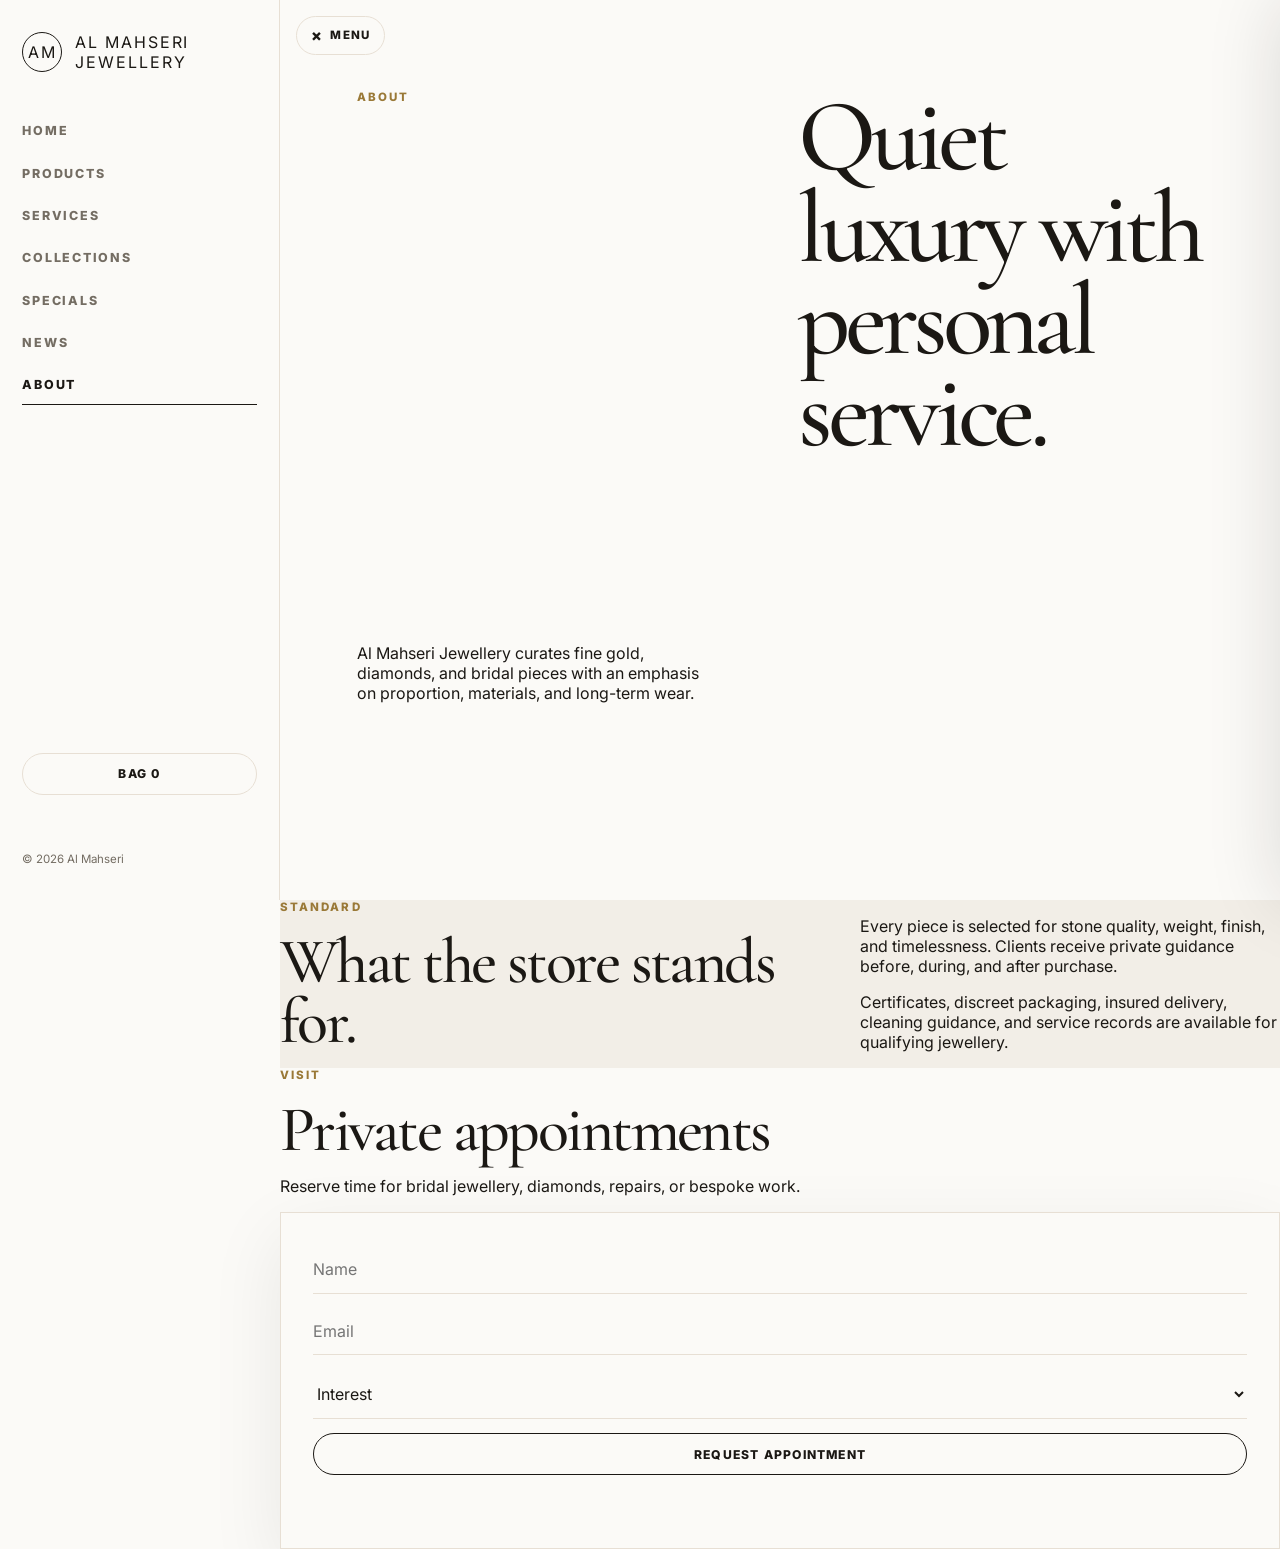
<file: about.html>
<!DOCTYPE html>
<html lang="en">
  <head>
    <meta charset="UTF-8" />
    <meta name="viewport" content="width=device-width, initial-scale=1.0" />
    <meta
      name="description"
      content="About Al Mahseri Jewellery, a minimalist luxury fine jewellery store."
    />
    <title>About | Al Mahseri Jewellery</title>
    <link rel="preconnect" href="https://fonts.googleapis.com" />
    <link rel="preconnect" href="https://fonts.gstatic.com" crossorigin />
    <link
      href="https://fonts.googleapis.com/css2?family=Cormorant+Garamond:wght@500;600&family=Inter:wght@400;500;600;700&display=swap"
      rel="stylesheet"
    />
    <link rel="stylesheet" href="styles.css" />
  </head>
  <body class="has-collapsible-panel">
    <aside class="side-panel home-panel" id="site-navigation" aria-label="Main navigation" data-left-panel="true">
      <a class="brand" href="index.html" aria-label="Al Mahseri Jewellery home">
        <span class="brand-mark">AM</span>
        <span>Al Mahseri Jewellery</span>
      </a>
      <button
        class="panel-toggle"
        type="button"
        aria-controls="site-navigation"
        aria-expanded="true"
        data-panel-toggle="true"
      >
        Menu
      </button>
      <nav class="side-nav">
        <a href="index.html">Home</a>
        <a href="products.html">Products</a>
        <a href="services.html">Services</a>
        <a href="collections.html">Collections</a>
        <a href="specials.html">Specials</a>
        <a href="news.html">News</a>
        <a class="active" href="about.html">About</a>
      </nav>
      <button class="bag-button" type="button" aria-controls="cart-drawer" aria-expanded="false" data-cart-open>
        Bag <span data-cart-count>0</span>
      </button>
      <small class="side-foot">&copy; <span data-year></span> Al Mahseri</small>
    </aside>

    <main class="page-shell home-layout">
      <section class="page-hero">
        <p class="eyebrow">About</p>
        <h1>Quiet luxury with personal service.</h1>
        <p>
          Al Mahseri Jewellery curates fine gold, diamonds, and bridal pieces with an
          emphasis on proportion, materials, and long-term wear.
        </p>
      </section>

      <section class="split-section">
        <div>
          <p class="eyebrow">Standard</p>
          <h2>What the store stands for.</h2>
        </div>
        <div class="text-stack">
          <p>
            Every piece is selected for stone quality, weight, finish, and timelessness.
            Clients receive private guidance before, during, and after purchase.
          </p>
          <p>
            Certificates, discreet packaging, insured delivery, cleaning guidance, and
            service records are available for qualifying jewellery.
          </p>
        </div>
      </section>

      <section class="visit-card">
        <div>
          <p class="eyebrow">Visit</p>
          <h2>Private appointments</h2>
          <p>Reserve time for bridal jewellery, diamonds, repairs, or bespoke work.</p>
        </div>
        <form class="appointment-form" data-appointment-form>
          <input type="text" name="name" placeholder="Name" required />
          <input type="email" name="email" placeholder="Email" required />
          <select name="interest" required>
            <option value="">Interest</option>
            <option>Diamond jewellery</option>
            <option>Gold jewellery</option>
            <option>Services and repairs</option>
            <option>Bespoke commission</option>
          </select>
          <button class="primary-button" type="submit">Request appointment</button>
          <p class="form-note" data-appointment-message></p>
        </form>
      </section>
    </main>

    <div class="cart-overlay" data-cart-close></div>
    <aside class="cart-drawer" id="cart-drawer" aria-label="Shopping bag" aria-hidden="true" data-cart-drawer>
      <div class="cart-header">
        <h2>Bag</h2>
        <button type="button" aria-label="Close bag" data-cart-close>&times;</button>
      </div>
      <div class="cart-items" data-cart-items></div>
      <div class="cart-footer">
        <div class="cart-total">
          <span>Subtotal</span>
          <strong data-cart-total>0 JOD</strong>
        </div>
        <button class="primary-button" type="button" data-checkout>Checkout enquiry</button>
        <p class="form-note" data-checkout-note></p>
      </div>
    </aside>

    <script src="script.js"></script>
  </body>
</html>
</file>
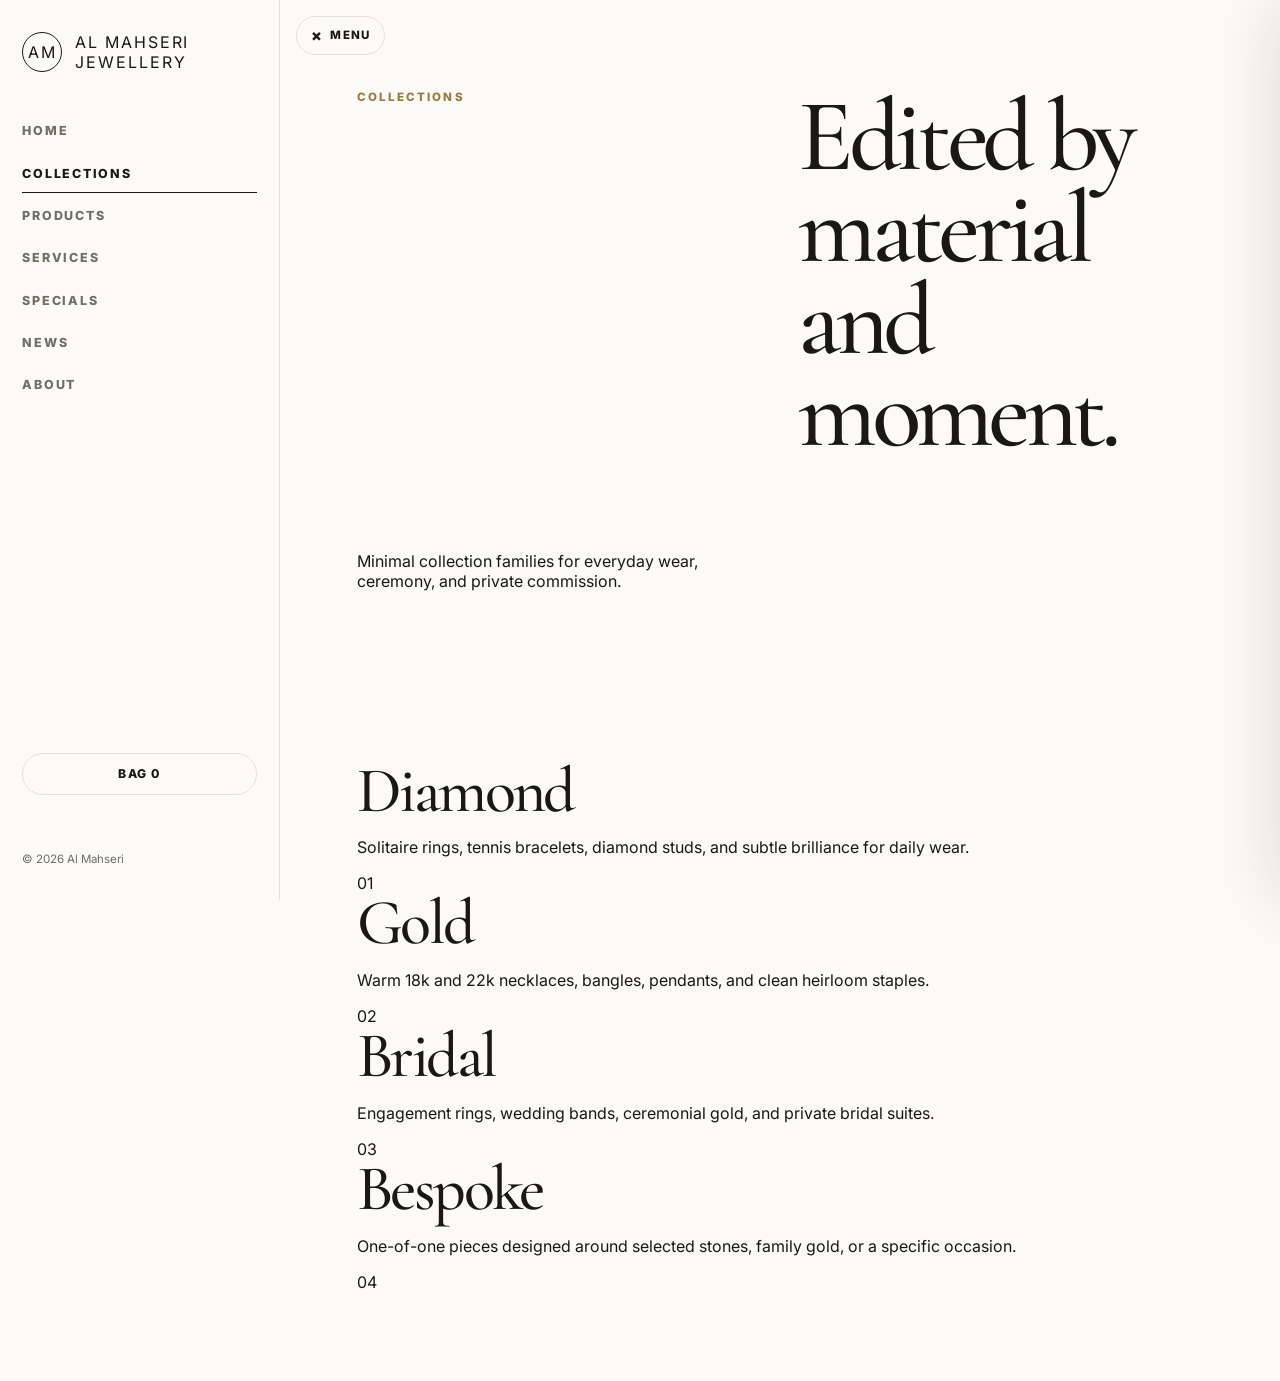
<file: collections.html>
<!DOCTYPE html>
<html lang="en">
  <head>
    <meta charset="UTF-8" />
    <meta name="viewport" content="width=device-width, initial-scale=1.0" />
    <meta
      name="description"
      content="Explore Al Mahseri Jewellery collections by material, occasion, and private commission."
    />
    <title>Collections | Al Mahseri Jewellery</title>
    <link rel="preconnect" href="https://fonts.googleapis.com" />
    <link rel="preconnect" href="https://fonts.gstatic.com" crossorigin />
    <link
      href="https://fonts.googleapis.com/css2?family=Cormorant+Garamond:wght@500;600&family=Inter:wght@400;500;600;700&display=swap"
      rel="stylesheet"
    />
    <link rel="stylesheet" href="styles.css" />
  </head>
  <body class="has-collapsible-panel">
    <aside class="side-panel home-panel" id="site-navigation" aria-label="Main navigation" data-left-panel="true">
      <a class="brand" href="index.html" aria-label="Al Mahseri Jewellery home">
        <span class="brand-mark">AM</span>
        <span>Al Mahseri Jewellery</span>
      </a>
      <button
        class="panel-toggle"
        type="button"
        aria-controls="site-navigation"
        aria-expanded="true"
        data-panel-toggle="true"
      >
        Menu
      </button>
      <nav class="side-nav" aria-label="Pages">
        <a href="index.html">Home</a>
        <a class="active" href="collections.html">Collections</a>
        <a href="products.html">Products</a>
        <a href="services.html">Services</a>
        <a href="specials.html">Specials</a>
        <a href="news.html">News</a>
        <a href="about.html">About</a>
      </nav>
      <button class="bag-button" type="button" aria-controls="cart-drawer" aria-expanded="false" data-cart-open>
        Bag <span data-cart-count>0</span>
      </button>
      <small class="side-foot">&copy; <span data-year></span> Al Mahseri</small>
    </aside>

    <main class="page-shell home-layout">
      <section class="page-hero compact">
        <p class="eyebrow">Collections</p>
        <h1>Edited by material and moment.</h1>
        <p>Minimal collection families for everyday wear, ceremony, and private commission.</p>
      </section>

      <section class="content-section">
        <div class="collection-list">
          <article>
            <div>
              <h2>Diamond</h2>
              <p>Solitaire rings, tennis bracelets, diamond studs, and subtle brilliance for daily wear.</p>
            </div>
            <span>01</span>
          </article>
          <article>
            <div>
              <h2>Gold</h2>
              <p>Warm 18k and 22k necklaces, bangles, pendants, and clean heirloom staples.</p>
            </div>
            <span>02</span>
          </article>
          <article>
            <div>
              <h2>Bridal</h2>
              <p>Engagement rings, wedding bands, ceremonial gold, and private bridal suites.</p>
            </div>
            <span>03</span>
          </article>
          <article>
            <div>
              <h2>Bespoke</h2>
              <p>One-of-one pieces designed around selected stones, family gold, or a specific occasion.</p>
            </div>
            <span>04</span>
          </article>
        </div>
      </section>
    </main>

    <div class="cart-overlay" data-cart-close></div>
    <aside class="cart-drawer" id="cart-drawer" aria-label="Shopping bag" aria-hidden="true" data-cart-drawer>
      <div class="cart-header">
        <h2>Bag</h2>
        <button type="button" aria-label="Close bag" data-cart-close>&times;</button>
      </div>
      <div class="cart-items" data-cart-items></div>
      <div class="cart-footer">
        <div class="cart-total">
          <span>Subtotal</span>
          <strong data-cart-total>0 JOD</strong>
        </div>
        <button class="primary-button" type="button" data-checkout>Checkout enquiry</button>
        <p class="form-note" data-checkout-note></p>
      </div>
    </aside>
    <script src="script.js"></script>
  </body>
</html>
</file>
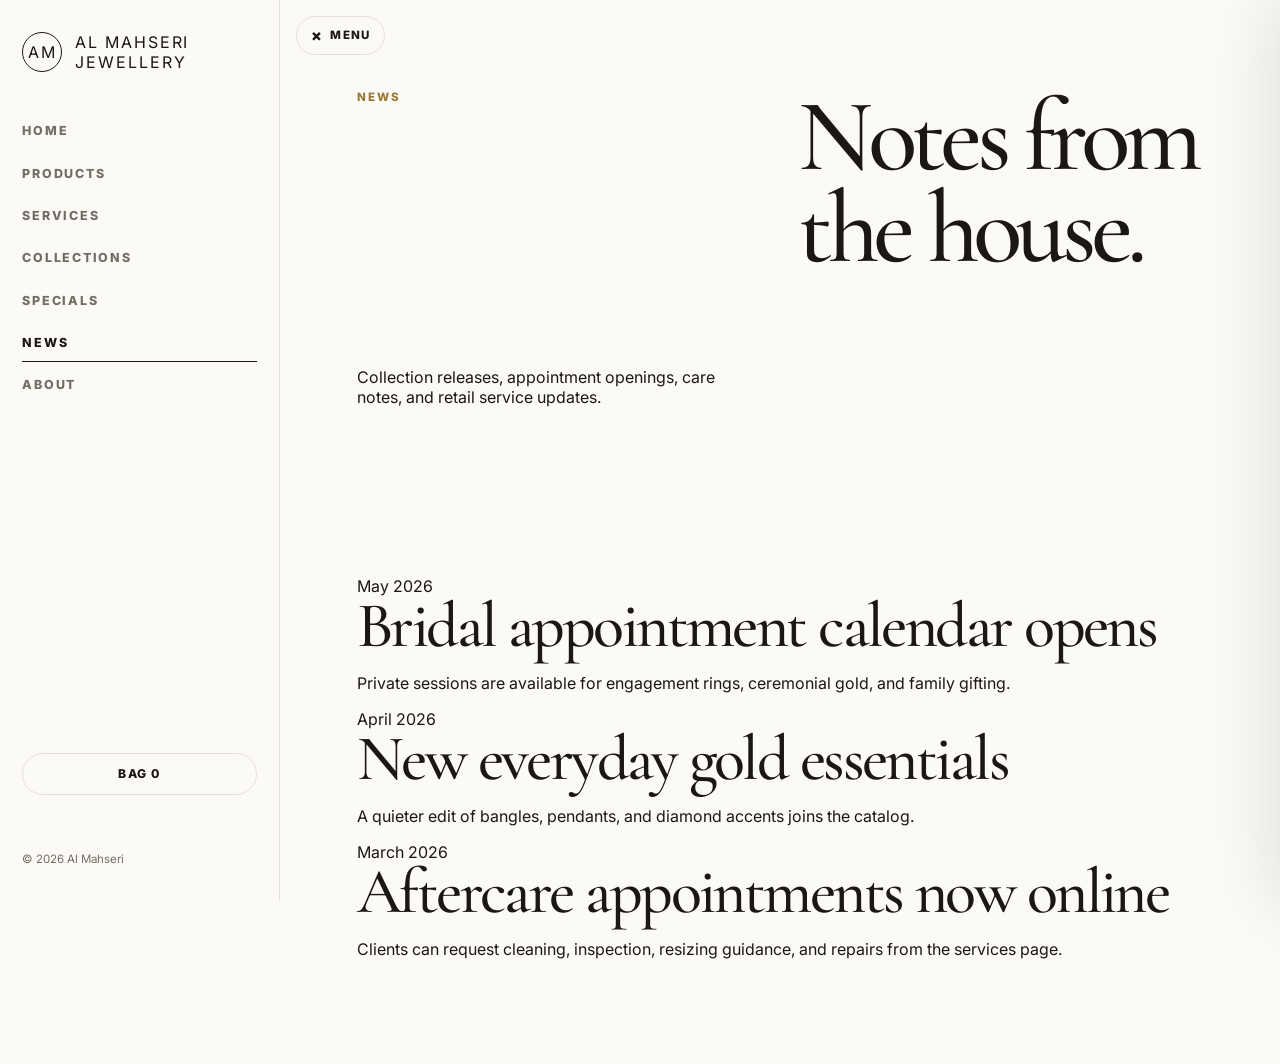
<file: news.html>
<!DOCTYPE html>
<html lang="en">
  <head>
    <meta charset="UTF-8" />
    <meta name="viewport" content="width=device-width, initial-scale=1.0" />
    <meta
      name="description"
      content="News and updates from Al Mahseri Jewellery, including collection launches, appointment openings, and care notes."
    />
    <title>News | Al Mahseri Jewellery</title>
    <link rel="preconnect" href="https://fonts.googleapis.com" />
    <link rel="preconnect" href="https://fonts.gstatic.com" crossorigin />
    <link
      href="https://fonts.googleapis.com/css2?family=Cormorant+Garamond:wght@500;600&family=Inter:wght@400;500;600;700&display=swap"
      rel="stylesheet"
    />
    <link rel="stylesheet" href="styles.css" />
  </head>
  <body class="has-collapsible-panel">
    <aside class="side-panel home-panel" id="site-navigation" aria-label="Main navigation" data-left-panel="true">
      <a class="brand" href="index.html" aria-label="Al Mahseri Jewellery home">
        <span class="brand-mark">AM</span>
        <span>Al Mahseri Jewellery</span>
      </a>
      <button
        class="panel-toggle"
        type="button"
        aria-controls="site-navigation"
        aria-expanded="true"
        data-panel-toggle="true"
      >
        Menu
      </button>

      <nav class="side-nav" aria-label="Primary navigation">
        <a href="index.html">Home</a>
        <a href="products.html">Products</a>
        <a href="services.html">Services</a>
        <a href="collections.html">Collections</a>
        <a href="specials.html">Specials</a>
        <a class="active" href="news.html">News</a>
        <a href="about.html">About</a>
      </nav>

      <button class="bag-button" type="button" aria-controls="cart-drawer" aria-expanded="false" data-cart-open>
        Bag <span data-cart-count>0</span>
      </button>
      <small class="side-foot">&copy; <span data-year></span> Al Mahseri</small>
    </aside>

    <main class="page-shell home-layout">
      <section class="page-hero compact">
        <p class="eyebrow">News</p>
        <h1>Notes from the house.</h1>
        <p>Collection releases, appointment openings, care notes, and retail service updates.</p>
      </section>

      <section class="content-section">
        <div class="news-list">
          <article>
            <time datetime="2026-05">May 2026</time>
            <div>
              <h2>Bridal appointment calendar opens</h2>
              <p>Private sessions are available for engagement rings, ceremonial gold, and family gifting.</p>
            </div>
          </article>
          <article>
            <time datetime="2026-04">April 2026</time>
            <div>
              <h2>New everyday gold essentials</h2>
              <p>A quieter edit of bangles, pendants, and diamond accents joins the catalog.</p>
            </div>
          </article>
          <article>
            <time datetime="2026-03">March 2026</time>
            <div>
              <h2>Aftercare appointments now online</h2>
              <p>Clients can request cleaning, inspection, resizing guidance, and repairs from the services page.</p>
            </div>
          </article>
        </div>
      </section>
    </main>

    <div class="cart-overlay" data-cart-close></div>
    <aside class="cart-drawer" id="cart-drawer" aria-label="Shopping bag" aria-hidden="true" data-cart-drawer>
      <div class="cart-header">
        <h2>Bag</h2>
        <button type="button" aria-label="Close bag" data-cart-close>&times;</button>
      </div>
      <div class="cart-items" data-cart-items></div>
      <div class="cart-footer">
        <div class="cart-total">
          <span>Subtotal</span>
          <strong data-cart-total>0 JOD</strong>
        </div>
        <button class="primary-button" type="button" data-checkout>Checkout enquiry</button>
        <p class="form-note" data-checkout-note></p>
      </div>
    </aside>

    <script src="script.js"></script>
  </body>
</html>
</file>
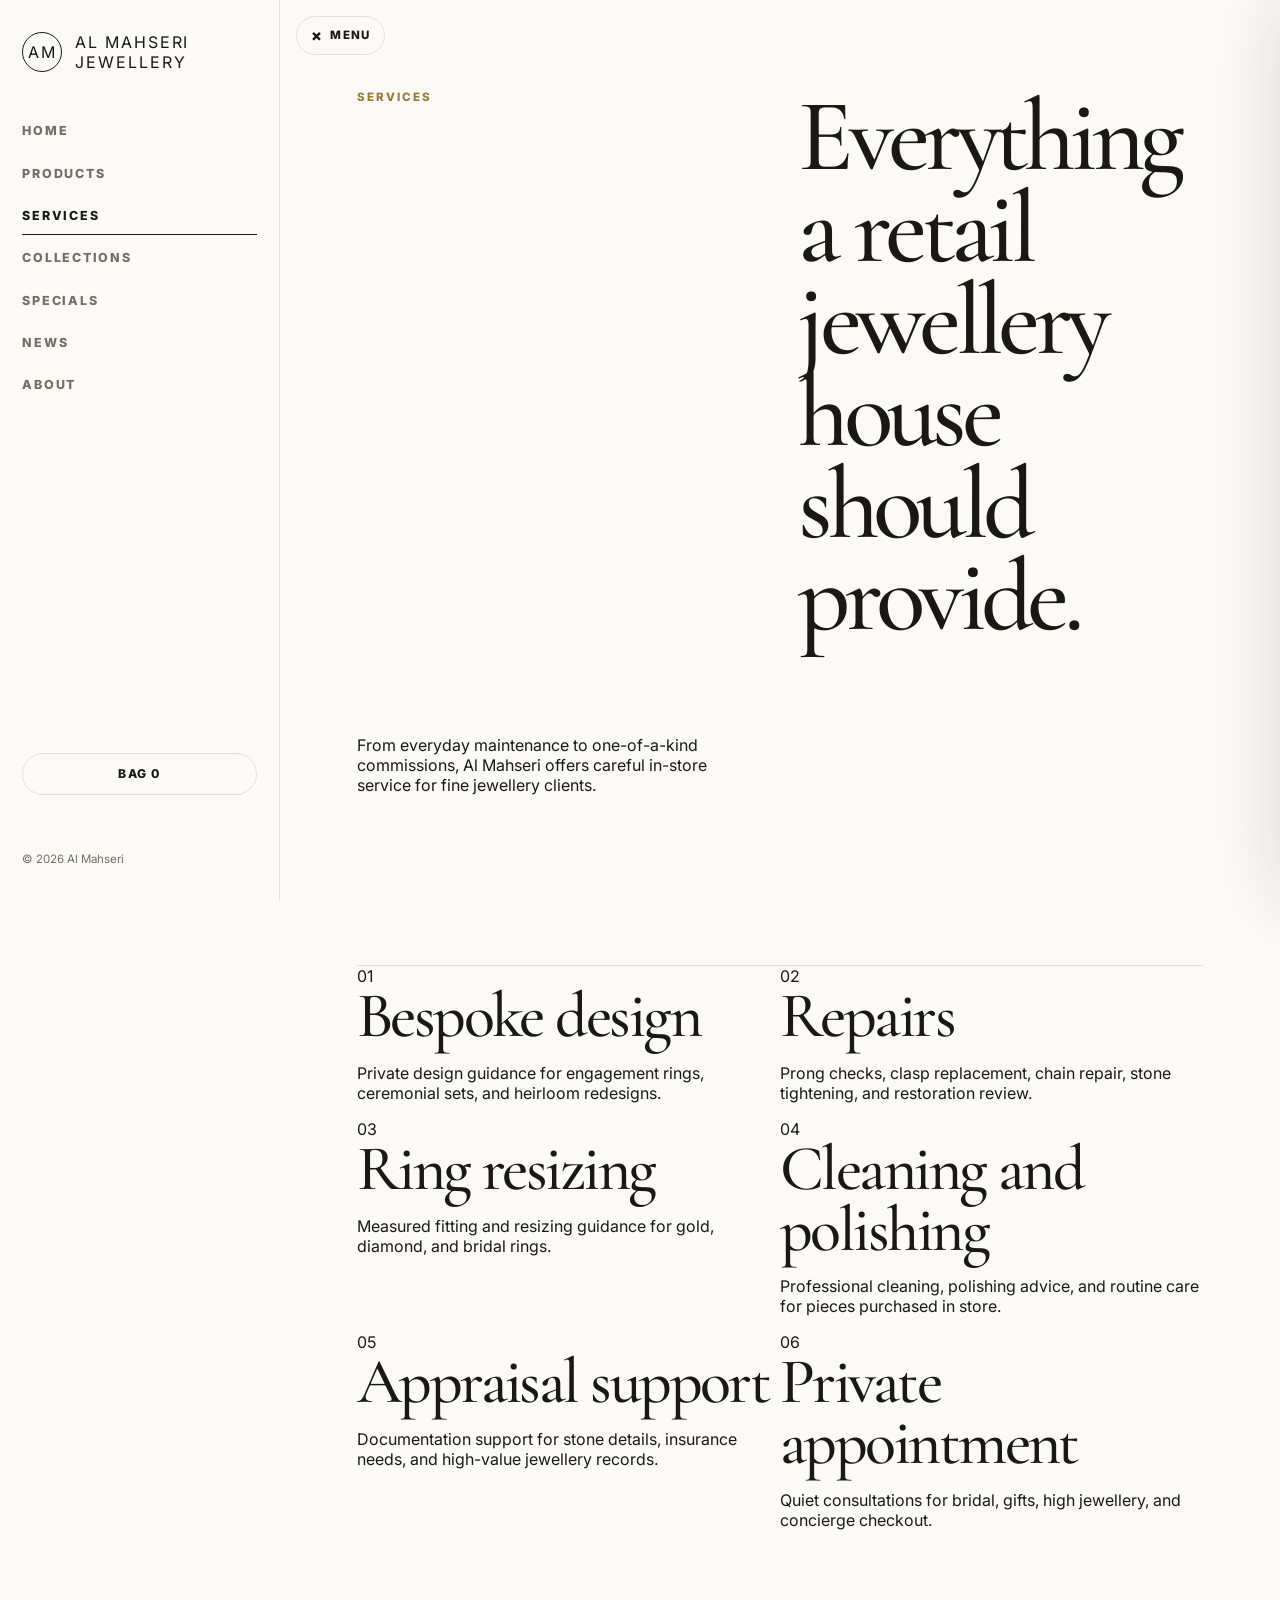
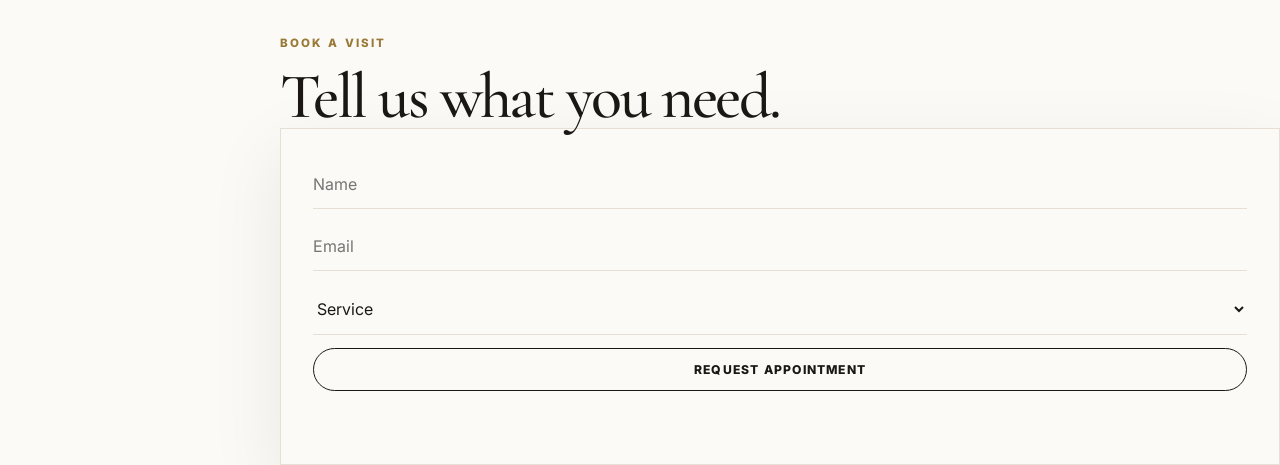
<file: services.html>
<!DOCTYPE html>
<html lang="en">
  <head>
    <meta charset="UTF-8" />
    <meta name="viewport" content="width=device-width, initial-scale=1.0" />
    <meta
      name="description"
      content="Al Mahseri Jewellery services for bespoke design, repair, resizing, appraisal, cleaning, and private retail appointments."
    />
    <title>Services | Al Mahseri Jewellery</title>
    <link rel="preconnect" href="https://fonts.googleapis.com" />
    <link rel="preconnect" href="https://fonts.gstatic.com" crossorigin />
    <link
      href="https://fonts.googleapis.com/css2?family=Cormorant+Garamond:wght@500;600&family=Inter:wght@400;500;600;700&display=swap"
      rel="stylesheet"
    />
    <link rel="stylesheet" href="styles.css" />
  </head>
  <body class="has-collapsible-panel">
    <aside class="side-panel home-panel" id="site-navigation" aria-label="Site navigation" data-left-panel="true">
      <a class="brand" href="index.html" aria-label="Al Mahseri Jewellery home">
        <span class="brand-mark">AM</span>
        <span>Al Mahseri Jewellery</span>
      </a>
      <button
        class="panel-toggle"
        type="button"
        aria-controls="site-navigation"
        aria-expanded="true"
        data-panel-toggle="true"
      >
        Menu
      </button>
      <nav class="side-nav">
        <a href="index.html">Home</a>
        <a href="products.html">Products</a>
        <a class="active" href="services.html">Services</a>
        <a href="collections.html">Collections</a>
        <a href="specials.html">Specials</a>
        <a href="news.html">News</a>
        <a href="about.html">About</a>
      </nav>
      <button class="bag-button" type="button" aria-controls="cart-drawer" aria-expanded="false" data-cart-open>
        Bag <span data-cart-count>0</span>
      </button>
      <small class="side-foot">&copy; <span data-year></span> Al Mahseri</small>
    </aside>

    <main class="page-shell home-layout">
      <header class="page-hero compact">
        <p class="eyebrow">Services</p>
        <h1>Everything a retail jewellery house should provide.</h1>
        <p>
          From everyday maintenance to one-of-a-kind commissions, Al Mahseri offers
          careful in-store service for fine jewellery clients.
        </p>
      </header>

      <section class="content-section">
        <div class="service-grid">
          <article>
            <span>01</span>
            <h2>Bespoke design</h2>
            <p>Private design guidance for engagement rings, ceremonial sets, and heirloom redesigns.</p>
          </article>
          <article>
            <span>02</span>
            <h2>Repairs</h2>
            <p>Prong checks, clasp replacement, chain repair, stone tightening, and restoration review.</p>
          </article>
          <article>
            <span>03</span>
            <h2>Ring resizing</h2>
            <p>Measured fitting and resizing guidance for gold, diamond, and bridal rings.</p>
          </article>
          <article>
            <span>04</span>
            <h2>Cleaning and polishing</h2>
            <p>Professional cleaning, polishing advice, and routine care for pieces purchased in store.</p>
          </article>
          <article>
            <span>05</span>
            <h2>Appraisal support</h2>
            <p>Documentation support for stone details, insurance needs, and high-value jewellery records.</p>
          </article>
          <article>
            <span>06</span>
            <h2>Private appointment</h2>
            <p>Quiet consultations for bridal, gifts, high jewellery, and concierge checkout.</p>
          </article>
        </div>
      </section>

      <section class="appointment-strip">
        <div>
          <p class="eyebrow">Book a visit</p>
          <h2>Tell us what you need.</h2>
        </div>
        <form class="appointment-form" data-appointment-form>
          <input type="text" name="name" placeholder="Name" required />
          <input type="email" name="email" placeholder="Email" required />
          <select name="interest" required>
            <option value="">Service</option>
            <option>Bespoke design</option>
            <option>Repair</option>
            <option>Resizing</option>
            <option>Appraisal</option>
            <option>Private shopping</option>
          </select>
          <button class="primary-button" type="submit">Request appointment</button>
          <p class="form-note" data-appointment-message></p>
        </form>
      </section>
    </main>

    <div class="cart-overlay" data-cart-close></div>
    <aside class="cart-drawer" id="cart-drawer" aria-label="Shopping bag" aria-hidden="true" data-cart-drawer>
      <div class="cart-header">
        <h2>Bag</h2>
        <button type="button" aria-label="Close bag" data-cart-close>&times;</button>
      </div>
      <div class="cart-items" data-cart-items></div>
      <div class="cart-footer">
        <div class="cart-total">
          <span>Subtotal</span>
          <strong data-cart-total>0 JOD</strong>
        </div>
        <button class="primary-button" type="button" data-checkout>Checkout enquiry</button>
        <p class="form-note" data-checkout-note></p>
      </div>
    </aside>

    <script src="script.js"></script>
  </body>
</html>
</file>
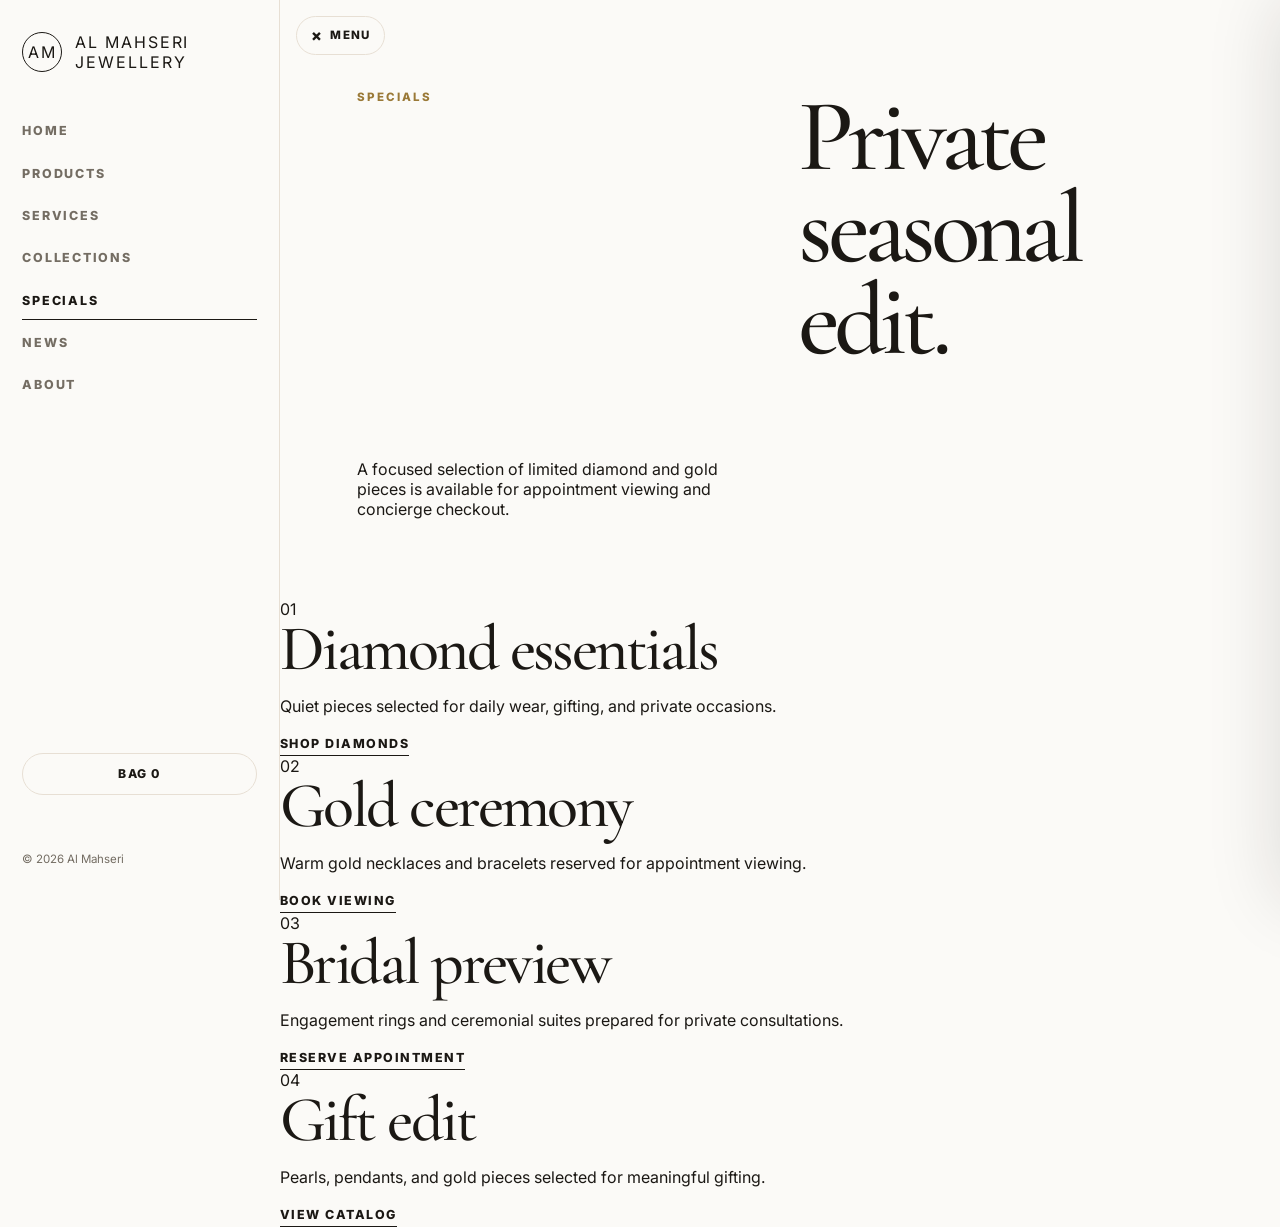
<file: specials.html>
<!DOCTYPE html>
<html lang="en">
  <head>
    <meta charset="UTF-8" />
    <meta name="viewport" content="width=device-width, initial-scale=1.0" />
    <meta
      name="description"
      content="Special seasonal jewellery edits and private offers from Al Mahseri Jewellery."
    />
    <title>Specials | Al Mahseri Jewellery</title>
    <link rel="preconnect" href="https://fonts.googleapis.com" />
    <link rel="preconnect" href="https://fonts.gstatic.com" crossorigin />
    <link
      href="https://fonts.googleapis.com/css2?family=Cormorant+Garamond:wght@500;600&family=Inter:wght@400;500;600;700&display=swap"
      rel="stylesheet"
    />
    <link rel="stylesheet" href="styles.css" />
  </head>
  <body class="has-collapsible-panel">
    <aside class="side-panel home-panel" id="site-navigation" aria-label="Main navigation" data-left-panel="true">
      <a class="brand" href="index.html" aria-label="Al Mahseri Jewellery home">
        <span class="brand-mark">AM</span>
        <span>Al Mahseri Jewellery</span>
      </a>
      <button
        class="panel-toggle"
        type="button"
        aria-controls="site-navigation"
        aria-expanded="true"
        data-panel-toggle="true"
      >
        Menu
      </button>
      <nav class="side-nav">
        <a href="index.html">Home</a>
        <a href="products.html">Products</a>
        <a href="services.html">Services</a>
        <a href="collections.html">Collections</a>
        <a class="active" href="specials.html">Specials</a>
        <a href="news.html">News</a>
        <a href="about.html">About</a>
      </nav>
      <button class="bag-button" type="button" aria-controls="cart-drawer" aria-expanded="false" data-cart-open>
        Bag <span data-cart-count>0</span>
      </button>
      <small class="side-foot">&copy; <span data-year></span> Al Mahseri</small>
    </aside>

    <main class="page-shell home-layout">
      <section class="page-hero compact">
        <p class="eyebrow">Specials</p>
        <h1>Private seasonal edit.</h1>
        <p>
          A focused selection of limited diamond and gold pieces is available for appointment
          viewing and concierge checkout.
        </p>
      </section>

      <section class="card-grid two-column">
        <article class="info-card">
          <span>01</span>
          <h2>Diamond essentials</h2>
          <p>Quiet pieces selected for daily wear, gifting, and private occasions.</p>
          <a class="text-link" href="products.html">Shop diamonds</a>
        </article>
        <article class="info-card">
          <span>02</span>
          <h2>Gold ceremony</h2>
          <p>Warm gold necklaces and bracelets reserved for appointment viewing.</p>
          <a class="text-link" href="services.html">Book viewing</a>
        </article>
        <article class="info-card">
          <span>03</span>
          <h2>Bridal preview</h2>
          <p>Engagement rings and ceremonial suites prepared for private consultations.</p>
          <a class="text-link" href="services.html">Reserve appointment</a>
        </article>
        <article class="info-card">
          <span>04</span>
          <h2>Gift edit</h2>
          <p>Pearls, pendants, and gold pieces selected for meaningful gifting.</p>
          <a class="text-link" href="products.html">View catalog</a>
        </article>
      </section>
    </main>

    <div class="cart-overlay" data-cart-close></div>
    <aside class="cart-drawer" id="cart-drawer" aria-label="Shopping bag" aria-hidden="true" data-cart-drawer>
      <div class="cart-header">
        <h2>Bag</h2>
        <button type="button" aria-label="Close bag" data-cart-close>&times;</button>
      </div>
      <div class="cart-items" data-cart-items></div>
      <div class="cart-footer">
        <div class="cart-total">
          <span>Subtotal</span>
          <strong data-cart-total>0 JOD</strong>
        </div>
        <button class="primary-button" type="button" data-checkout>Checkout enquiry</button>
        <p class="form-note" data-checkout-note></p>
      </div>
    </aside>

    <script src="script.js"></script>
  </body>
</html>
</file>
<file: styles.css>
:root {
  --paper: #fbfaf7;
  --ink: #1b1814;
  --muted: #746d63;
  --line: #e7dfd4;
  --soft: #f2eee7;
  --gold: #9a7937;
  --panel: 280px;
  --shadow: 0 24px 70px rgba(27, 24, 20, 0.08);
  font-family: Inter, ui-sans-serif, system-ui, -apple-system, BlinkMacSystemFont, "Segoe UI", sans-serif;
}

* {
  box-sizing: border-box;
}

html {
  scroll-behavior: smooth;
}

body {
  background: var(--paper);
  color: var(--ink);
  margin: 0;
}

body.cart-open {
  overflow: hidden;
}

a {
  color: inherit;
  text-decoration: none;
}

button,
input,
select,
textarea {
  font: inherit;
}

button {
  cursor: pointer;
}

img {
  display: block;
  max-width: 100%;
}

.layout,
.page-shell {
  min-height: 100vh;
  padding-left: var(--panel);
  transition: padding-left 220ms ease;
}

.side-panel {
  background: rgba(251, 250, 247, 0.96);
  border-right: 1px solid var(--line);
  display: flex;
  flex-direction: column;
  gap: 2.5rem;
  inset: 0 auto 0 0;
  padding: 2rem 1.4rem;
  position: fixed;
  width: var(--panel);
  z-index: 20;
}

.side-panel {
  transition: transform 220ms ease;
}

.panel-toggle {
  align-items: center;
  background: var(--paper);
  border: 1px solid var(--line);
  border-radius: 999px;
  color: var(--ink);
  display: inline-flex;
  font-size: 0.72rem;
  font-weight: 800;
  gap: 0.45rem;
  letter-spacing: 0.12em;
  padding: 0.65rem 0.85rem;
  position: fixed;
  left: calc(var(--panel) + 1rem);
  text-transform: uppercase;
  top: 1rem;
  transition: left 220ms ease;
  z-index: 25;
}

.panel-toggle::before {
  content: "×";
  font-size: 1rem;
  line-height: 1;
}

body.panel-collapsed .side-panel {
  transform: translateX(calc(-1 * var(--panel)));
}

body.panel-collapsed .layout,
body.panel-collapsed .page-shell {
  padding-left: 0;
}

body.panel-collapsed .panel-toggle {
  left: 1rem;
}

body.panel-collapsed .panel-toggle::before {
  content: "☰";
}

.brand {
  align-items: center;
  display: inline-flex;
  gap: 0.8rem;
  letter-spacing: 0.12em;
  text-transform: uppercase;
}

.brand-mark {
  border: 1px solid var(--ink);
  border-radius: 50%;
  display: inline-grid;
  flex: 0 0 auto;
  height: 40px;
  place-items: center;
  width: 40px;
}

.brand-name {
  display: grid;
  gap: 0.18rem;
}

.brand-name strong {
  font-size: 0.82rem;
}

.brand-name span,
.panel-note,
.panel-footer {
  color: var(--muted);
  font-size: 0.78rem;
  line-height: 1.6;
}

.side-nav {
  display: grid;
  gap: 0.25rem;
}

.side-nav a {
  border-bottom: 1px solid transparent;
  color: var(--muted);
  font-size: 0.78rem;
  font-weight: 800;
  letter-spacing: 0.14em;
  padding: 0.7rem 0;
  text-transform: uppercase;
}

.side-nav a:hover,
.side-nav a.active,
.side-nav a[aria-current="page"] {
  border-color: var(--ink);
  color: var(--ink);
}

.bag-button,
.primary-button,
.secondary-button,
.filter-button,
.product-row button,
.cart-header button,
.cart-item button,
.newsletter button {
  background: transparent;
  border: 1px solid var(--line);
  color: var(--ink);
  font-size: 0.76rem;
  font-weight: 800;
  letter-spacing: 0.1em;
  text-transform: uppercase;
}

.bag-button,
.primary-button,
.secondary-button {
  border-radius: 999px;
  padding: 0.8rem 1rem;
}

.bag-button {
  margin-top: auto;
  width: 100%;
}

.side-foot {
  color: var(--muted);
  font-size: 0.72rem;
  line-height: 1.6;
  margin: 0.9rem 0 0;
}

.primary-button {
  border-color: var(--ink);
}

.page {
  min-height: 100vh;
}

.page-shell {
  min-height: 100vh;
}

.hero.split-page {
  background:
    radial-gradient(circle at 88% 12%, rgba(154, 121, 55, 0.22), transparent 30%),
    radial-gradient(circle at 38% 85%, rgba(114, 43, 49, 0.1), transparent 28%);
  display: grid;
  gap: clamp(2rem, 6vw, 5rem);
  grid-template-columns: minmax(0, 0.92fr) minmax(280px, 1fr);
  min-height: 100vh;
  padding: clamp(3rem, 7vw, 6rem) clamp(1.25rem, 6vw, 5rem);
}

.hero.split-page > div:first-child {
  align-self: center;
  max-width: 700px;
}

.hero.split-page p:not(.eyebrow) {
  color: var(--muted);
  font-size: clamp(1rem, 1.4vw, 1.13rem);
  line-height: 1.8;
  margin: 1.5rem 0 0;
  max-width: 560px;
}

.link-row {
  display: flex;
  flex-wrap: wrap;
  gap: 1rem;
  margin-top: 2rem;
}

.hero-kicker {
  align-items: center;
  border-top: 1px solid rgba(154, 121, 55, 0.28);
  color: var(--muted);
  display: flex;
  flex-wrap: wrap;
  gap: 0.7rem 1.1rem;
  margin-top: 2.4rem;
  padding-top: 1.1rem;
}

.hero-kicker span {
  color: var(--gold);
  font-size: 0.72rem;
  font-weight: 900;
  letter-spacing: 0.14em;
  text-transform: uppercase;
}

.hero-kicker p {
  font-size: 0.92rem;
  margin: 0;
}

.text-link {
  border-bottom: 1px solid var(--ink);
  display: inline-block;
  font-size: 0.78rem;
  font-weight: 800;
  letter-spacing: 0.12em;
  padding-bottom: 0.26rem;
  text-transform: uppercase;
}

.image-panel {
  background: var(--soft) center/cover;
  min-height: 560px;
}

.jewel-stage {
  align-self: stretch;
  background:
    linear-gradient(145deg, rgba(27, 24, 20, 0.2), rgba(27, 24, 20, 0.72)),
    url("https://images.unsplash.com/photo-1611591437281-460bfbe1220a?auto=format&fit=crop&w=1200&q=80") center/cover;
  border: 1px solid rgba(154, 121, 55, 0.22);
  box-shadow: var(--shadow);
  color: var(--paper);
  display: grid;
  min-height: 640px;
  overflow: hidden;
  padding: clamp(1.2rem, 3vw, 2rem);
  position: relative;
}

.jewel-stage::before {
  background:
    radial-gradient(circle at 28% 18%, rgba(255, 248, 222, 0.5), transparent 12%),
    radial-gradient(circle at 76% 38%, rgba(154, 121, 55, 0.46), transparent 15%),
    linear-gradient(120deg, transparent, rgba(255, 255, 255, 0.13), transparent);
  content: "";
  inset: 0;
  opacity: 0.8;
  pointer-events: none;
  position: absolute;
}

.hot-product-panel {
  align-self: end;
  background: rgba(251, 250, 247, 0.12);
  backdrop-filter: blur(22px);
  border: 1px solid rgba(251, 250, 247, 0.28);
  box-shadow: 0 30px 80px rgba(0, 0, 0, 0.26);
  display: grid;
  gap: 1.2rem;
  max-width: 460px;
  padding: clamp(1.1rem, 3vw, 1.7rem);
  position: relative;
  z-index: 1;
}

.hot-label {
  align-items: center;
  display: flex;
  justify-content: space-between;
}

.hot-label span {
  color: #f3d58b;
  font-size: 0.7rem;
  font-weight: 900;
  letter-spacing: 0.16em;
  text-transform: uppercase;
}

.hot-label strong {
  border: 1px solid rgba(243, 213, 139, 0.45);
  border-radius: 999px;
  color: #f3d58b;
  font-size: 0.68rem;
  letter-spacing: 0.12em;
  padding: 0.35rem 0.65rem;
  text-transform: uppercase;
}

.hot-product-panel img {
  aspect-ratio: 1.28 / 1;
  border: 1px solid rgba(251, 250, 247, 0.18);
  object-fit: cover;
  width: 100%;
}

.hot-copy h2 {
  color: #fffaf0;
  font-size: clamp(2.1rem, 4vw, 3.8rem);
  letter-spacing: -0.05em;
}

.hot-copy p {
  color: rgba(251, 250, 247, 0.78);
  line-height: 1.7;
  margin: 0.8rem 0 0;
}

.hot-meta {
  align-items: center;
  display: flex;
  gap: 1rem;
  justify-content: space-between;
}

.hot-price {
  color: #fffaf0;
  font-weight: 900;
}

.hot-add {
  background: #fffaf0;
  border: 1px solid #fffaf0;
  border-radius: 999px;
  color: var(--ink);
  font-size: 0.72rem;
  font-weight: 900;
  letter-spacing: 0.12em;
  padding: 0.8rem 1rem;
  text-transform: uppercase;
}

.hot-dots {
  display: flex;
  gap: 0.45rem;
}

.hot-dots button {
  background: rgba(251, 250, 247, 0.28);
  border: 0;
  border-radius: 999px;
  height: 4px;
  padding: 0;
  width: 28px;
}

.hot-dots button.active {
  background: #f3d58b;
}

.image-ring {
  background-image:
    linear-gradient(180deg, rgba(27, 24, 20, 0.04), rgba(27, 24, 20, 0.16)),
    url("https://images.unsplash.com/photo-1605100804763-247f67b3557e?auto=format&fit=crop&w=1200&q=80");
}

.page-hero,
.content-section,
.site-footer {
  padding: clamp(3rem, 7vw, 6rem) clamp(1.25rem, 6vw, 5rem);
}

.page-hero {
  display: grid;
  gap: clamp(2rem, 6vw, 5rem);
  grid-template-columns: minmax(0, 0.9fr) minmax(280px, 1fr);
  min-height: 100vh;
}

.page-hero.compact {
  min-height: auto;
  padding-bottom: clamp(2rem, 5vw, 4rem);
}

.hero-copy {
  align-self: center;
  max-width: 700px;
}

.eyebrow {
  color: var(--gold);
  font-size: 0.72rem;
  font-weight: 800;
  letter-spacing: 0.18em;
  margin: 0 0 1.1rem;
  text-transform: uppercase;
}

h1,
h2,
h3 {
  font-family: "Cormorant Garamond", Georgia, serif;
  font-weight: 500;
  margin: 0;
}

h1 {
  font-size: clamp(4rem, 8vw, 8rem);
  letter-spacing: -0.055em;
  line-height: 0.9;
}

h2 {
  font-size: clamp(2.5rem, 5vw, 4.6rem);
  letter-spacing: -0.04em;
  line-height: 0.95;
}

h3 {
  font-size: clamp(1.55rem, 2.4vw, 2.25rem);
  line-height: 1.05;
}

.hero-copy p:not(.eyebrow),
.section-copy,
.text-block p,
.service-card p,
.product-card span,
.news-card p {
  color: var(--muted);
  font-size: clamp(1rem, 1.4vw, 1.13rem);
  line-height: 1.8;
}

.hero-copy p:not(.eyebrow) {
  margin: 1.5rem 0 0;
  max-width: 560px;
}

.hero-actions {
  display: flex;
  flex-wrap: wrap;
  gap: 0.8rem;
  margin-top: 2rem;
}

.hero-image,
.feature-image {
  background: var(--soft) center/cover;
  min-height: 560px;
}

.hero-image.home {
  background-image:
    linear-gradient(180deg, rgba(27, 24, 20, 0.04), rgba(27, 24, 20, 0.16)),
    url("https://images.unsplash.com/photo-1605100804763-247f67b3557e?auto=format&fit=crop&w=1200&q=80");
}

.hero-image.products {
  background-image:
    linear-gradient(180deg, rgba(27, 24, 20, 0.04), rgba(27, 24, 20, 0.16)),
    url("https://images.unsplash.com/photo-1611591437281-460bfbe1220a?auto=format&fit=crop&w=1200&q=80");
}

.hero-image.services {
  background-image:
    linear-gradient(180deg, rgba(27, 24, 20, 0.04), rgba(27, 24, 20, 0.16)),
    url("https://images.unsplash.com/photo-1515562141207-7a88fb7ce338?auto=format&fit=crop&w=1200&q=80");
}

.section-header {
  margin-bottom: 1.8rem;
  max-width: 820px;
}

.section-copy {
  margin: 1rem 0 0;
}

.link-list,
.service-grid,
.collection-grid,
.news-grid {
  border-top: 1px solid var(--line);
}

.link-list article,
.service-card,
.collection-grid article,
.news-card {
  border-bottom: 1px solid var(--line);
}

.link-list article {
  align-items: baseline;
  display: grid;
  gap: 1rem;
  grid-template-columns: minmax(0, 1fr) auto;
  padding: 1.45rem 0;
}

.link-list span,
.news-card time,
.product-card p {
  color: var(--gold);
  font-size: 0.72rem;
  font-weight: 800;
  letter-spacing: 0.14em;
  text-transform: uppercase;
}

.link-list p,
.collection-grid p,
.news-card p {
  color: var(--muted);
  line-height: 1.7;
  margin: 0.55rem 0 0;
}

.service-grid,
.collection-grid,
.news-grid {
  display: grid;
  grid-template-columns: repeat(2, 1fr);
}

.service-card,
.collection-grid article,
.news-card {
  padding: clamp(1.4rem, 3vw, 2.1rem);
}

.service-card:nth-child(odd),
.collection-grid article:nth-child(odd),
.news-card:nth-child(odd) {
  border-right: 1px solid var(--line);
}

.shop-controls {
  align-items: center;
  border-bottom: 1px solid var(--line);
  border-top: 1px solid var(--line);
  display: flex;
  gap: 1rem;
  justify-content: space-between;
  margin-bottom: 1rem;
  padding: 1rem 0;
}

.filters {
  display: flex;
  flex-wrap: wrap;
  gap: 0.6rem;
}

.filter-button {
  border-radius: 999px;
  color: var(--muted);
  padding: 0.65rem 0.9rem;
}

.filter-button.active {
  border-color: var(--ink);
  color: var(--ink);
}

.sort-control {
  align-items: center;
  color: var(--muted);
  display: flex;
  font-size: 0.76rem;
  font-weight: 800;
  gap: 0.6rem;
  letter-spacing: 0.1em;
  text-transform: uppercase;
}

.sort-control select {
  border-radius: 999px;
  padding: 0.62rem 0.9rem;
}

.result-count,
.form-note,
.muted {
  color: var(--muted);
  font-size: 0.86rem;
  line-height: 1.6;
}

.product-grid {
  display: grid;
  gap: 1px;
  grid-template-columns: repeat(3, 1fr);
}

.product-card {
  background: var(--paper);
  border: 1px solid var(--line);
  margin: -1px 0 0 -1px;
}

.product-card img {
  aspect-ratio: 1 / 1.16;
  background: var(--soft);
  object-fit: cover;
  width: 100%;
}

.product-card > div {
  padding: 1.1rem;
}

.product-card p {
  margin: 0 0 0.75rem;
}

.product-card span {
  display: block;
  font-size: 0.92rem;
  margin: 0.7rem 0 1rem;
}

.product-row {
  align-items: center;
  display: flex;
  gap: 1rem;
  justify-content: space-between;
}

.product-row button {
  border-radius: 999px;
  padding: 0.55rem 0.8rem;
}

.split-section {
  background: var(--soft);
  display: grid;
  gap: clamp(2rem, 5vw, 4rem);
  grid-template-columns: minmax(0, 1fr) minmax(280px, 420px);
}

.appointment-form,
.newsletter {
  display: grid;
  gap: 0.85rem;
}

.appointment-form {
  background: var(--paper);
  border: 1px solid var(--line);
  box-shadow: var(--shadow);
  padding: clamp(1.25rem, 3vw, 2rem);
}

.appointment-form input,
.appointment-form select,
.appointment-form textarea,
.newsletter input {
  background: transparent;
  border: 0;
  border-bottom: 1px solid var(--line);
  color: var(--ink);
  padding: 0.85rem 0;
  width: 100%;
}

.appointment-form textarea {
  min-height: 110px;
  resize: vertical;
}

.site-footer {
  border-top: 1px solid var(--line);
  padding: 2rem clamp(1.25rem, 6vw, 5rem);
}

.site-footer small {
  color: var(--muted);
}

.cart-overlay {
  background: rgba(27, 24, 20, 0.28);
  inset: 0;
  opacity: 0;
  pointer-events: none;
  position: fixed;
  transition: opacity 200ms ease;
  z-index: 30;
}

.cart-drawer {
  background: var(--paper);
  box-shadow: -20px 0 70px rgba(27, 24, 20, 0.14);
  display: flex;
  flex-direction: column;
  height: 100vh;
  position: fixed;
  right: 0;
  top: 0;
  transform: translateX(105%);
  transition: transform 220ms ease;
  width: min(92vw, 410px);
  z-index: 40;
}

body.cart-open .cart-overlay {
  opacity: 1;
  pointer-events: auto;
}

body.cart-open .cart-drawer {
  transform: translateX(0);
}

.cart-header,
.cart-footer {
  padding: 1.2rem;
}

.cart-header {
  align-items: center;
  border-bottom: 1px solid var(--line);
  display: flex;
  justify-content: space-between;
}

.cart-header h2 {
  font-size: 2rem;
}

.cart-header button,
.cart-item button {
  border: 0;
}

.cart-header button {
  font-size: 1.5rem;
}

.cart-items {
  flex: 1;
  overflow-y: auto;
  padding: 0 1.2rem;
}

.cart-item {
  border-bottom: 1px solid var(--line);
  display: flex;
  gap: 1rem;
  justify-content: space-between;
  padding: 1rem 0;
}

.cart-item h3 {
  font-size: 1.35rem;
}

.cart-item p {
  color: var(--muted);
  margin: 0.35rem 0 0;
}

.cart-footer {
  border-top: 1px solid var(--line);
}

.cart-total {
  display: flex;
  justify-content: space-between;
  margin-bottom: 1rem;
}

.cart-footer .primary-button {
  width: 100%;
}

@media (max-width: 980px) {
  :root {
    --panel: 0px;
  }

  body.has-collapsible-panel {
    --panel: 280px;
  }

  .layout,
  .page-shell {
    padding-left: 0;
    padding-top: 148px;
  }

  .side-panel {
    border-bottom: 1px solid var(--line);
    border-right: 0;
    bottom: auto;
    display: grid;
    gap: 0.9rem;
    grid-template-columns: 1fr auto;
    padding: 0.9rem 1rem 0;
    right: 0;
    width: auto;
  }

  .panel-toggle {
    display: none;
  }

  .side-nav {
    display: flex;
    gap: 1rem;
    grid-column: 1 / -1;
    overflow-x: auto;
    padding: 0.2rem 0 0.7rem;
  }

  .side-nav a {
    flex: 0 0 auto;
    padding: 0.4rem 0;
  }

  .panel-note,
  .panel-footer {
    display: none;
  }

  .bag-button {
    margin-top: 0;
    width: auto;
  }

  .page-hero,
  .split-section,
  .hero.split-page {
    grid-template-columns: 1fr;
  }

  .page-hero,
  .hero.split-page {
    min-height: auto;
  }

  .hero-image,
  .feature-image,
  .image-panel {
    min-height: 420px;
  }

  .product-grid {
    grid-template-columns: repeat(2, 1fr);
  }

  body.has-collapsible-panel .page-shell {
    padding-left: var(--panel);
    padding-top: 0;
  }

  body.has-collapsible-panel.panel-collapsed .page-shell {
    padding-left: 0;
  }

  body.has-collapsible-panel .side-panel {
    border-bottom: 0;
    border-right: 1px solid var(--line);
    bottom: 0;
    display: flex;
    gap: 2.5rem;
    grid-template-columns: none;
    padding: 2rem 1.4rem;
    right: auto;
    top: 0;
    transform: translateX(0);
    width: var(--panel);
  }

  body.has-collapsible-panel.panel-collapsed .side-panel {
    transform: translateX(calc(-1 * var(--panel)));
  }

  body.has-collapsible-panel .panel-toggle {
    display: inline-flex;
  }

  body.has-collapsible-panel .side-nav {
    display: grid;
    gap: 0.25rem;
    grid-column: auto;
    overflow: visible;
    padding: 0;
  }

  body.has-collapsible-panel .side-nav a {
    flex: initial;
    padding: 0.7rem 0;
  }

  body.has-collapsible-panel .side-foot {
    display: block;
  }
}

@media (max-width: 620px) {
  .layout,
  .page-shell {
    padding-top: 142px;
  }

  body.has-collapsible-panel .page-shell {
    padding-top: 0;
  }

  .brand {
    font-size: 0.68rem;
  }

  body:not(.has-collapsible-panel) .brand-mark {
    display: none;
  }

  body.has-collapsible-panel .brand-mark {
    display: inline-grid;
  }

  .side-nav a {
    font-size: 0.66rem;
  }

  body.has-collapsible-panel .side-nav a {
    font-size: 0.78rem;
  }

  h1 {
    font-size: clamp(3.2rem, 18vw, 5rem);
  }

  .hero-image,
  .feature-image,
  .image-panel {
    min-height: 320px;
  }

  .jewel-stage {
    min-height: 520px;
  }

  .hot-product-panel {
    margin: 1rem;
  }

  .shop-controls {
    align-items: flex-start;
    flex-direction: column;
  }

  .product-grid,
  .service-grid,
  .collection-grid,
  .news-grid {
    grid-template-columns: 1fr;
  }

  .service-card:nth-child(odd),
  .collection-grid article:nth-child(odd),
  .news-card:nth-child(odd) {
    border-right: 0;
  }
}
</file>
